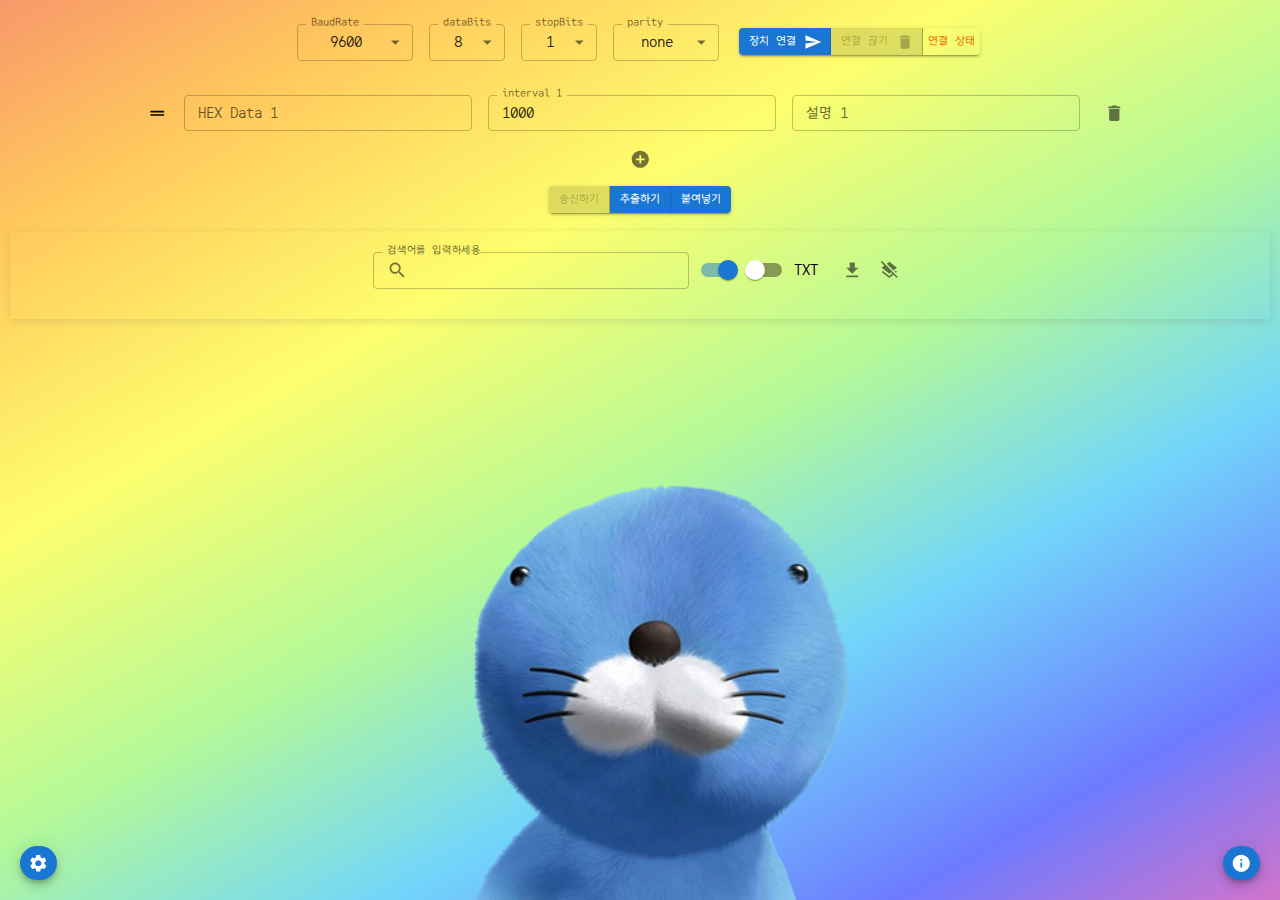
<file: index.html>
<!doctype html><html lang="en"><head><meta charset="utf-8"/><link rel="icon" href="/favicon.ico"/><meta name="viewport" content="width=device-width,initial-scale=1"/><meta name="theme-color" content="#000000"/><meta name="description" content="Web site created using create-react-app"/><link rel="apple-touch-icon" href="/logo192.png"/><link rel="manifest" href="/manifest.json"/><title>유아튜파잉</title><script defer="defer" src="/static/js/main.6974028d.js"></script><link href="/static/css/main.42fe6f80.css" rel="stylesheet"></head><body><noscript>You need to enable JavaScript to run this app.</noscript><div id="root"></div></body></html>
</file>
<file: static/css/main.42fe6f80.css>
body{-webkit-font-smoothing:antialiased;-moz-osx-font-smoothing:grayscale;font-family:Goorm-sans-code,Pretendard,-apple-system,BlinkMacSystemFont,Segoe UI,Roboto,Oxygen,Ubuntu,Cantarell,Fira Sans,Droid Sans,Helvetica Neue,sans-serif;margin:0}code{font-family:Pretendard,source-code-pro,Menlo,Monaco,Consolas,Courier New,monospace}.App{background-image:url(/static/media/rainbowBackground.10d6faf2ec5adbba7602.png);background-position:50%;background-size:cover;justify-content:center;min-height:100vh;overflow:auto;text-align:center}.App,.App--whiteBackground{transition:background 1s ease}.App--whiteBackground{background-color:#fff;background-image:none}.App-logo{height:40vmin;pointer-events:none}@media (prefers-reduced-motion:no-preference){.App-logo{animation:App-logo-spin 20s linear infinite}}.App-header{align-items:center;background-color:#282c34;color:#fff;display:flex;flex-direction:column;font-size:calc(10px + 2vmin);justify-content:center;min-height:100vh}.App-link{color:#61dafb}@keyframes App-logo-spin{0%{transform:rotate(0deg)}to{transform:rotate(1turn)}}.modal{align-items:center;background-color:#0000004d;display:flex;height:100%;justify-content:center;left:0;position:fixed;top:0;width:100%}.modal>div{background-color:#fff;border-radius:5px;max-width:500px;padding:20px;width:80%}.Button{font-family:Goorm-sans-code}@font-face{font-display:swap;font-family:Goorm-sans-code;font-style:normal;font-weight:400;src:url(/static/media/goorm-sans-code.852b6148d407aab83239.woff2) format("woff2"),url(/static/media/goorm-sans-code.5a501f1fe3d528a217d3.woff) format("woff"),url(/static/media/goorm-sans-code.f0d0675d82b4618cf600.ttf) format("ttf")}
/*# sourceMappingURL=main.42fe6f80.css.map*/
</file>
